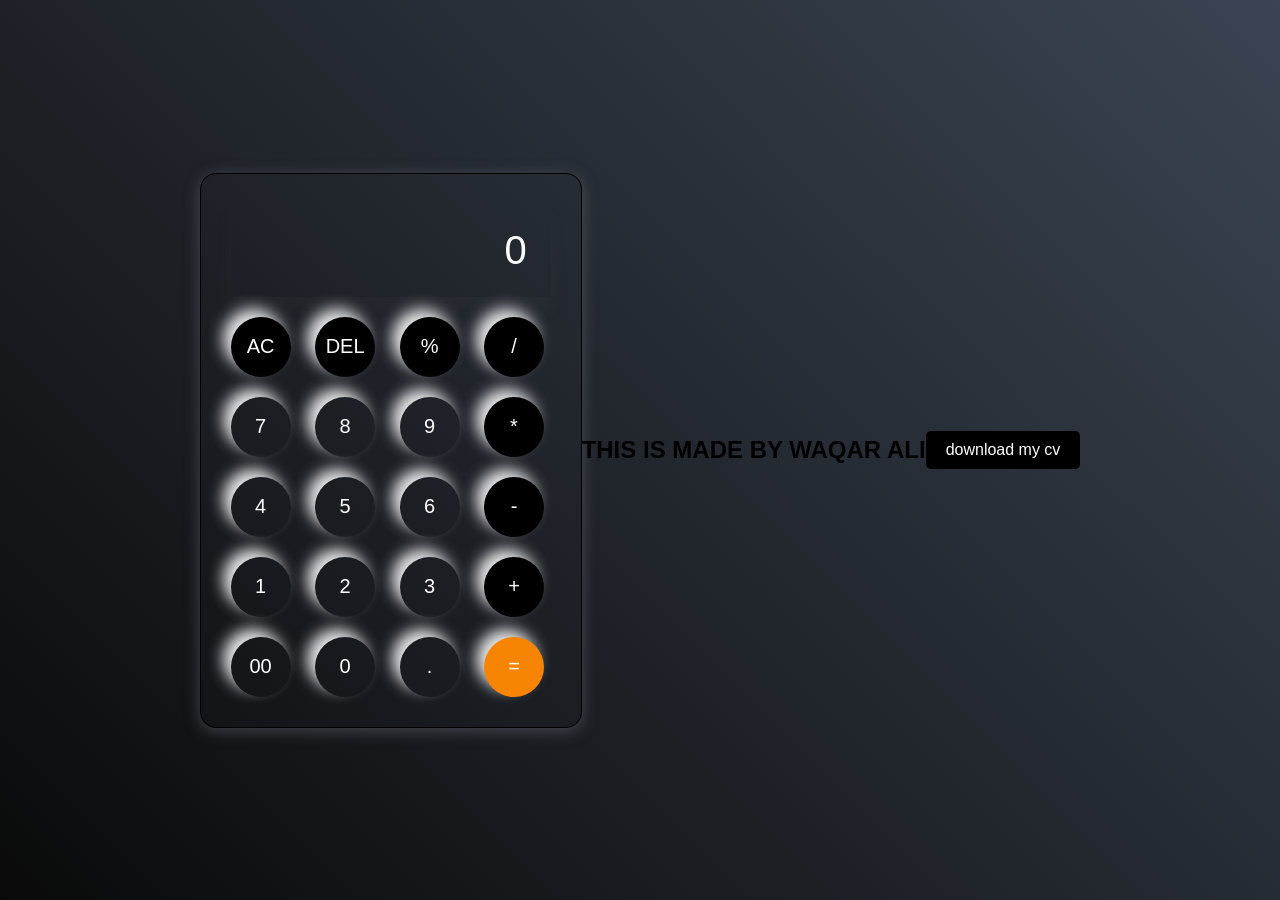
<file: index.html>
<!DOCTYPE html>
<html lang="en">
<head>
    <meta charset="UTF-8">
    <meta name="viewport" content="width=device-width, initial-scale=1.0">
    <title>waqar,s calculator</title>
    <link rel="stylesheet" href="style.css">
</head>
<body>

    <div class="calculator">
        <input type="text" placeholder="0" id="inputbox">
        <div>
            <button class="opperator">AC</button>
            <button class="opperator">DEL</button> 
            <button class="opperator">%</button>
            <button class="opperator">/</button>
        </div>
        <div>
            <button>7</button>
            <button>8</button>
            <button>9</button>
            <button class="opperator">*</button>
        </div>
        <div>
            <button>4</button>
            <button>5</button>
            <button>6</button>
            <button class="opperator">-</button>
        </div>
        <div>
            <button>1</button>
            <button>2</button>
            <button>3</button>
            <button class="opperator">+</button>
        </div>
        <div>
            <button>00</button>
            <button>0</button>
            <button>.</button>
            <button class="equil">=</button>
        </div>
    </div>



    <h2>THIS IS MADE BY WAQAR ALI</h2>
    <br>
    <br>
    <!-- <a href="https://www.linkedin.com/in/waqar-ali-702584250/"></a> -->
    <a href="" class="vercel">download my cv</a>

    <script src="script.js"></script>
    
</body>
</html>
</file>
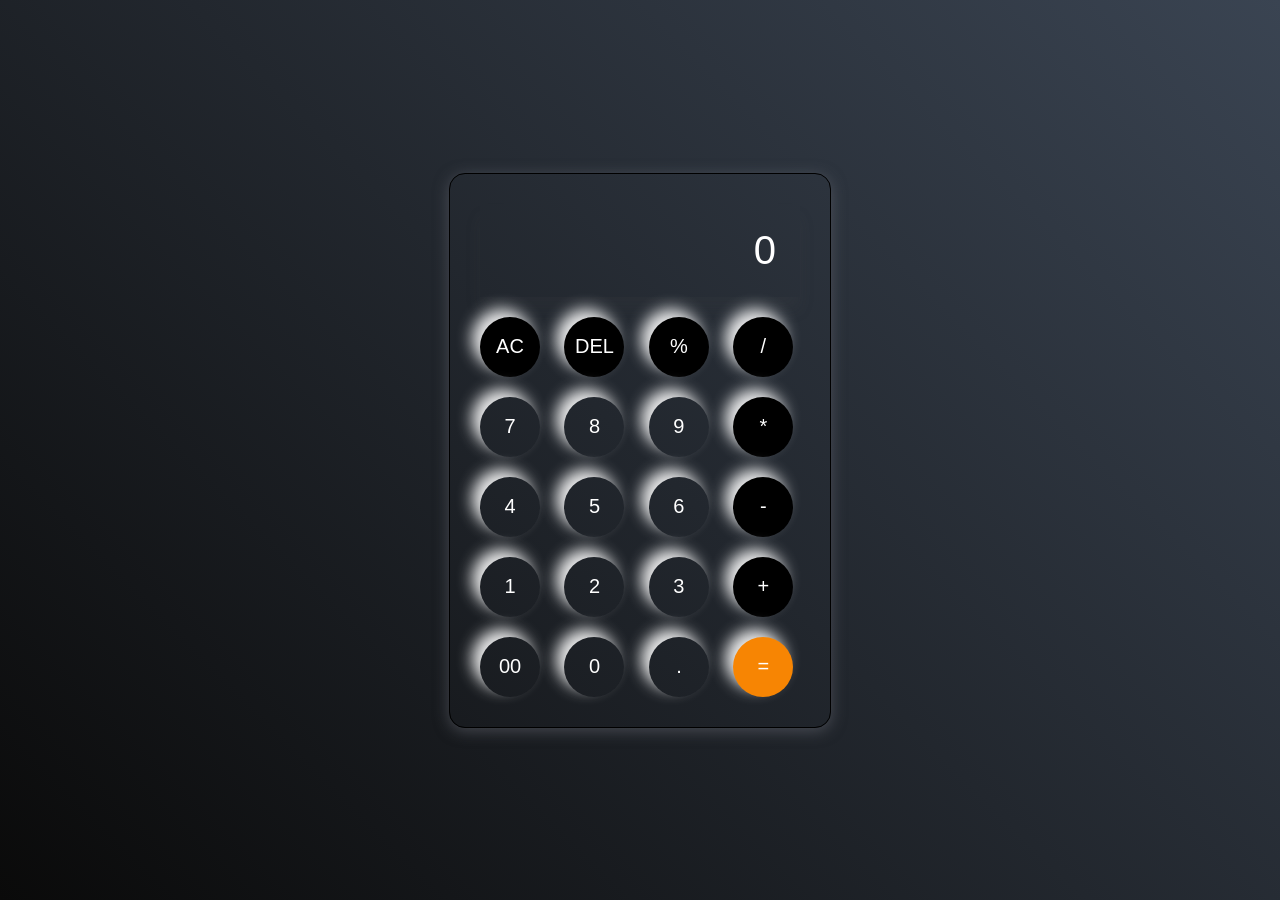
<file: calculator.html>
<!DOCTYPE html>
<html lang="en">
<head>
    <meta charset="UTF-8">
    <meta name="viewport" content="width=device-width, initial-scale=1.0">
    <title>calculator</title>
    <link rel="stylesheet" href="calculator.css">
</head>
<body>

    <div class="calculator">
        <input type="text" placeholder="0" id="inputbox">
        <div>
            <button class="opperator">AC</button>
            <button class="opperator">DEL</button> 
            <button class="opperator">%</button>
            <button class="opperator">/</button>
        </div>
        <div>
            <button>7</button>
            <button>8</button>
            <button>9</button>
            <button class="opperator">*</button>
        </div>
        <div>
            <button>4</button>
            <button>5</button>
            <button>6</button>
            <button class="opperator">-</button>
        </div>
        <div>
            <button>1</button>
            <button>2</button>
            <button>3</button>
            <button class="opperator">+</button>
        </div>
        <div>
            <button>00</button>
            <button>0</button>
            <button>.</button>
            <button class="equil">=</button>
        </div>
    </div>

    <script src="script.js"></script>
    
</body>
</html>
</file>
<file: style.css>
@import url('https://fonts.googleapis.com/css2?family=Josefin+Sans:ital,wght@0,100..700;1,100..700&family=Raleway:ital,wght@0,100..900;1,100..900&family=Roboto:ital,wght@0,100..900;1,100..900&family=Rubik:ital,wght@0,300..900;1,300..900&family=Stack+Sans+Text:wght@200..700&display=swap');





*{
    margin: 0px;
    padding: 0px;
    box-sizing: border-box;
    font-family: 'poppins',sans-serif;
}


body{
    width: 100%;
    height: 100vh;
    display: flex;
    justify-content: center;
    align-items: center;
    background: linear-gradient(45deg,#0a0a0a,#3a4452);
}


.calculator{
    border: 1px solid ;
    border-radius: 16px;
    padding: 20px;
    background: transparent ;
    box-shadow: 0px 3px 15px rgba(113, 115, 125, 0.5 );

}


input{
    width:320px;
    border: none;
    padding: 24px;
    margin: 10px;
    background: transparent;
    box-shadow: 0px 13px 15px rgba(84,84,84, 0.1);
    font-size: 40px;
    text-align: right;
    cursor: pointer;
    color: #ffffff;

}

input::placeholder{
    color: #ffffff;
}



button{
    border: none;
    border-radius: 50px;
    width: 60px;
    height: 60px;
    margin: 10px;
    background: transparent;
    font-size: 20px;
    color: #ffffff;
    box-shadow: -8px -8px 15px rgba(255, 255, 255, 0.9);
    cursor: pointer;
}


.equil{
    background-color: rgb(247, 133, 3);
    border: none;
    border-radius: 50%;
}


.opperator{
    background-color: black;
}





.vercel{
    display: inline-block;
    padding: 10px 20px;
    background-color: #000000;
    color: #ffffff;
    text-decoration: none;
    border-radius: 5px;
    font-size: 16px;
    transition: background-color 0.3s ease;
}


.vercel:hover {
    background-color: #333333;
}
</file>
<file: calculator.css>
@import url('https://fonts.googleapis.com/css2?family=Josefin+Sans:ital,wght@0,100..700;1,100..700&family=Raleway:ital,wght@0,100..900;1,100..900&family=Roboto:ital,wght@0,100..900;1,100..900&family=Rubik:ital,wght@0,300..900;1,300..900&family=Stack+Sans+Text:wght@200..700&display=swap');





*{
    margin: 0px;
    padding: 0px;
    box-sizing: border-box;
    font-family: 'poppins',sans-serif;
}


body{
    width: 100%;
    height: 100vh;
    display: flex;
    justify-content: center;
    align-items: center;
    background: linear-gradient(45deg,#0a0a0a,#3a4452);
}


.calculator{
    border: 1px solid ;
    border-radius: 16px;
    padding: 20px;
    background: transparent ;
    box-shadow: 0px 3px 15px rgba(113, 115, 125, 0.5 );

}


input{
    width:320px;
    border: none;
    padding: 24px;
    margin: 10px;
    background: transparent;
    box-shadow: 0px 13px 15px rgba(84,84,84, 0.1);
    font-size: 40px;
    text-align: right;
    cursor: pointer;
    color: #ffffff;

}

input::placeholder{
    color: #ffffff;
}



button{
    border: none;
    border-radius: 50px;
    width: 60px;
    height: 60px;
    margin: 10px;
    background: transparent;
    font-size: 20px;
    color: #ffffff;
    box-shadow: -8px -8px 15px rgba(255, 255, 255, 0.9);
    cursor: pointer;
}


.equil{
    background-color: rgb(247, 133, 3);
    border: none;
    border-radius: 50%;
}


.opperator{
    background-color: black;
}
</file>
